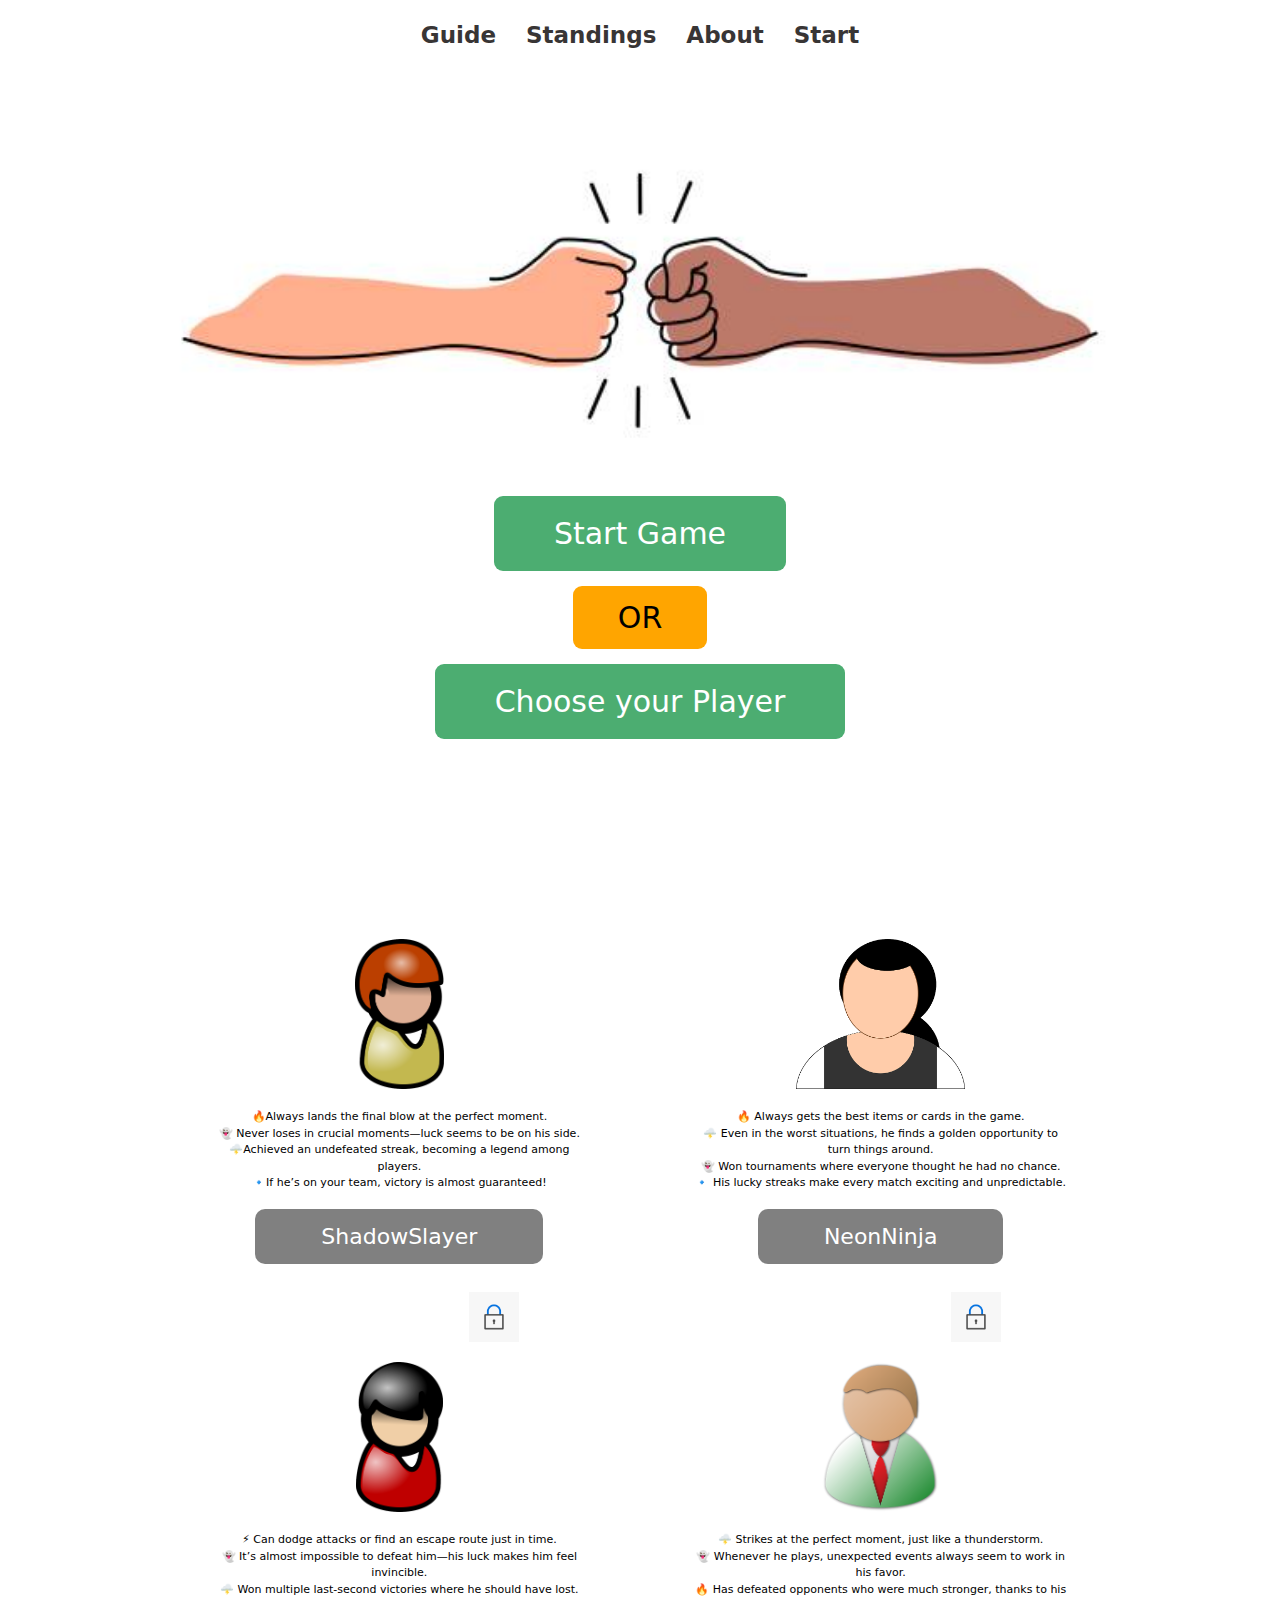
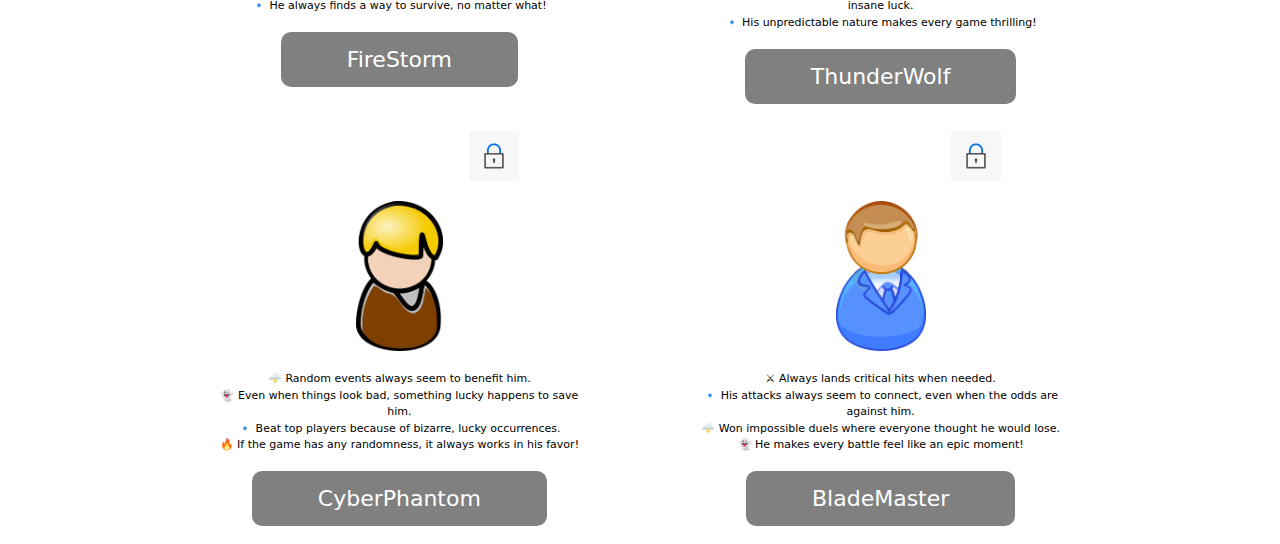
<file: index.html>
<!DOCTYPE html>
<html lang="en">

<head>
  <meta charset="UTF-8">
  <meta name="viewport" content="width=device-width, initial-scale=1.0">
  <title>Rock Paper Scissors</title>
  <link rel="stylesheet" href="./style/reset.css">
  <link rel="stylesheet" href="./style/main.css">
  <script type="module" src="./main.js"></script>
  <script type="module" src="./main.js"></script>

</head>

<body>
  <header class="page-header">
    <div class="container">

      <nav>
        <menu>
          <li><a href="./pages/guide.html">Guide</a></li>
          <li><a href="./pages/race-standing.html">Standings</a></li>
          <li><a href="./pages/about.html">About</a></li>
          <li><a href="./pages/starts.html#info">Start</a></li>
        </menu>
      </nav>
    </div>
  </header>

  <main>
    <div class="container">
      <picture class="hero-img">
        <img src="./assets/img/hero.jpg" alt="">
      </picture>

      <div class="start-game-btn">
        <a href="./pages/starts.html">Start Game</a>
        <p>OR</p>
        <a href="#players">Choose your Player</a>
      </div>

      <div id="players">
        <div class="options" id="1">
          <img src="./assets/img/player-num-1.webp" alt="">
          <p>🔥Always lands the final blow at the perfect moment.</p>
          <p>👻 Never loses in crucial moments—luck seems to be on his side.</p>
          <p>🌩Achieved an undefeated streak, becoming a legend among players.</p>
          <p>🔹If he’s on your team, victory is almost guaranteed!</p>
          <a class="bt-paper">ShadowSlayer</a>
        </div>

        <div class="options" id="2">
          <img src="./assets/img/player-num-2.webp" alt="">
          <p>🔥 Always gets the best items or cards in the game.</p>
          <p>🌩 Even in the worst situations, he finds a golden opportunity to turn things around.</p>
          <p>👻  Won tournaments where everyone thought he had no chance.</p>
          <p>🔹 His lucky streaks make every match exciting and unpredictable.</p>
          <a class="bt-rock">NeonNinja</a>
        </div>

        <div class="options" id="3">
          <img src="./assets/img/lock.webp" class="lock" alt="">
          <img src="./assets/img/player-num-3.webp" alt="">
          <p>⚡ Can dodge attacks or find an escape route just in time.</p>
          <p>👻  It’s almost impossible to defeat him—his luck makes him feel invincible.</p>
          <p>🌩  Won multiple last-second victories where he should have lost.</p>
          <p>🔹 He always finds a way to survive, no matter what!</p>
          <a class="bt-scissors">FireStorm</a> 
        </div>

        <div class="options" id="4">
          <img src="./assets/img/lock.webp" class="lock" alt="">
          <img src="./assets/img/player-num-4.webp" alt="">
          <p>🌩 Strikes at the perfect moment, just like a thunderstorm.</p>
          <p>👻  Whenever he plays, unexpected events always seem to work in his favor.</p>
          <p>🔥 Has defeated opponents who were much stronger, thanks to his insane luck.</p>
          <p>🔹 His unpredictable nature makes every game thrilling!</p>
          <a class="bt-scissors">ThunderWolf</a> 
        </div>

        <div class="options" id="5">
          <img src="./assets/img/lock.webp" class="lock" alt="">
          <img src="./assets/img/player-num-5.webp" alt="">
          <p>🌩 Random events always seem to benefit him.</p>
          <p>👻  Even when things look bad, something lucky happens to save him.</p>
          <p>🔹 Beat top players because of bizarre, lucky occurrences.</p>
          <p>🔥 If the game has any randomness, it always works in his favor!</p>
          <a class="bt-scissors">CyberPhantom</a> 
        </div>
        <div class="options" id="6">
          <img src="./assets/img/lock.webp" class="lock" alt="">
          <img src="./assets/img/player-num-6.webp" alt="">
          <p>⚔ Always lands critical hits when needed.</p>
          <p>🔹 His attacks always seem to connect, even when the odds are against him.</p>
          <p>🌩 Won impossible duels where everyone thought he would lose.</p>
          <p>👻  He makes every battle feel like an epic moment!</p>
          <a class="bt-scissors">BladeMaster</a> 
        </div>
      </div>

    </div>

  </main>


</body>

</html>
</file>
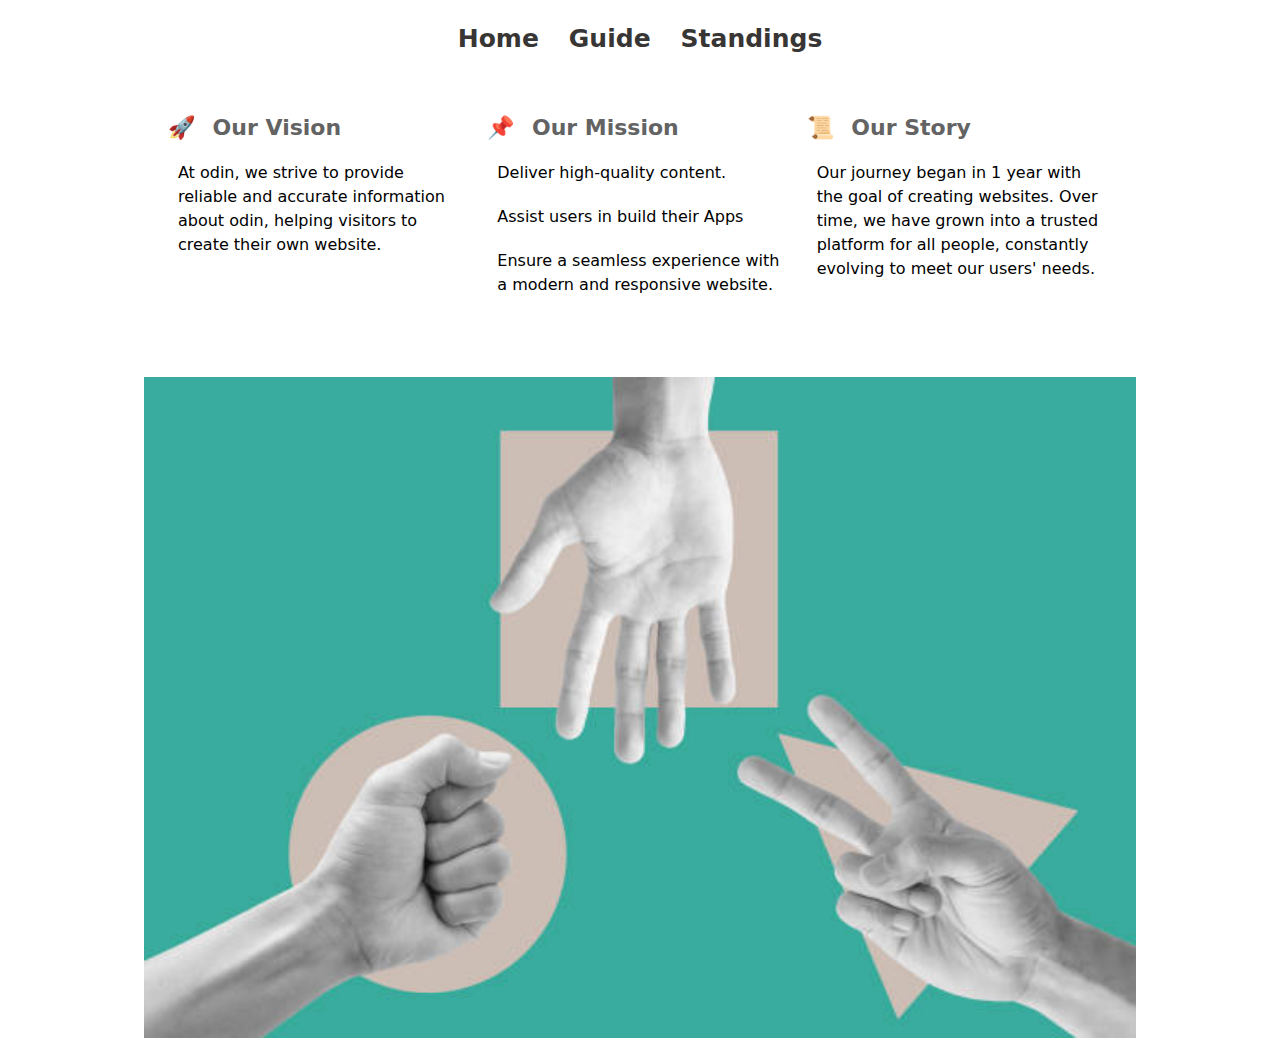
<file: pages/about.html>
<!DOCTYPE html>
<html lang="en">

<head>
  <meta charset="UTF-8">
  <meta name="viewport" content="width=device-width, initial-scale=1.0">
  <link rel="stylesheet" href="../style/reset.css">
  <link rel="stylesheet" href="../style/pages.css">
  <link rel="stylesheet" href="../style/main.css">
  <title>Document</title>
</head>

<body>

  <header class="page-header">
    <div class="container">
      <nav>
        <menu>
          <li><a href="../index.html">Home</a></li>
          <li><a href="./guide.html">Guide</a></li>
          <li><a href="../pages/race-standing.html">Standings</a></li>
        </menu>
      </nav>
    </div>
  </header>


  <main>
    <div class="container">
      <div class="content">
        <div>
          <h1>
            <span>🚀</span> Our Vision
          </h1>
          <p>At odin, we strive to provide reliable and accurate information about odin, helping visitors to create
            their
            own website.</p>
        </div>

        <div>
          <h1>
            <span>📌</span> Our Mission
          </h1>
          <ul>
            <li>Deliver high-quality content.</li>
            <li>Assist users in build their Apps</li>
            <li>Ensure a seamless experience with a modern and responsive website.</li>
          </ul>
        </div>

        <div>
          <h1>
            <span>📜</span> Our Story
          </h1>
          <p>
            Our journey began in 1 year with the goal of creating websites.
            Over time, we have grown into a trusted
            platform for all people, constantly evolving to meet our users' needs.</p>
        </div>
      </div>

      <picture>
        <img src="../assets/img/about.jpg" alt="">
      </picture>
    </div>
  </main>

</body>

</html>
</file>
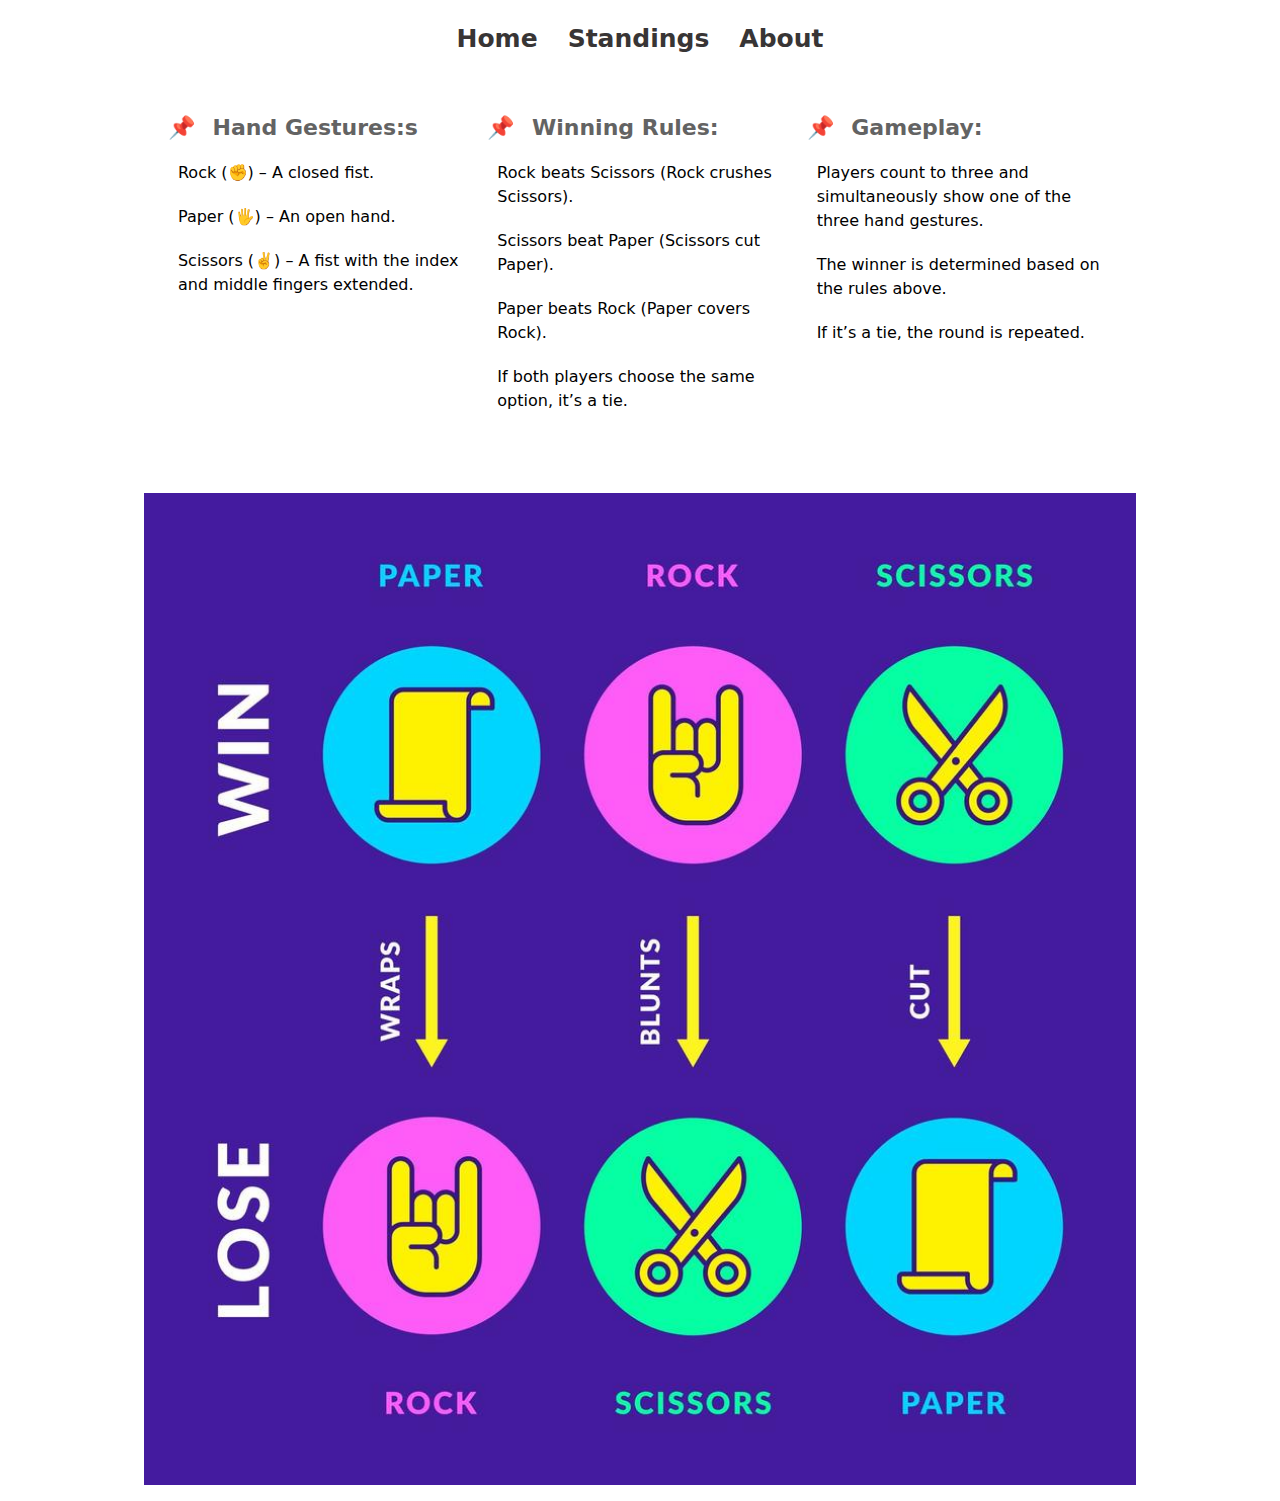
<file: pages/guide.html>
<!DOCTYPE html>
<html lang="en">

<head>
  <meta charset="UTF-8">
  <meta name="viewport" content="width=device-width, initial-scale=1.0">
  <link rel="stylesheet" href="../style/reset.css">
  <link rel="stylesheet" href="../style/pages.css">
  <link rel="stylesheet" href="../style/main.css">
  <title>Document</title>
</head>

<body>

  <header class="page-header">
    <div class="container">
      <nav>
        <menu>
          <li><a href="../index.html">Home</a></li>
          <li><a href="../pages/race-standing.html">Standings</a></li>
          <li><a href="#">About</a></li>
        </menu>
      </nav>
    </div>
  </header>


  <main>
    <div class="container">
      <div class="content">
        
        <div>
          <h1>
            <span>📌</span> Hand Gestures:s
          </h1>
          <ul>
            <li>Rock (✊) – A closed fist.</li>
            <li>Paper (🖐️) – An open hand.</li>
            <li>Scissors (✌️) – A fist with the index and middle fingers extended.</li>
          </ul>
        </div>

        <div>
          <h1>
            <span>📌</span> Winning Rules:
          </h1>
          <ul>
            <li>Rock beats Scissors (Rock crushes Scissors).</li>
            <li>Scissors beat Paper (Scissors cut Paper).</li>
            <li>Paper beats Rock (Paper covers Rock).</li>
            <li>If both players choose the same option, it’s a tie.</li>
          </ul>
        </div>

        <div>
          <h1>
            <span>📌</span> Gameplay:
          </h1>
          <ul>
            <li>Players count to three and simultaneously show one of the three hand gestures.</li>
            <li>The winner is determined based on the rules above.</li>
            <li>If it’s a tie, the round is repeated.</li>
          </ul>
        </div>

      </div>

      <picture>
        <img src="../assets/img/guide.jpg" alt="">
      </picture>
    </div>
  </main>

</body>

</html>
</file>
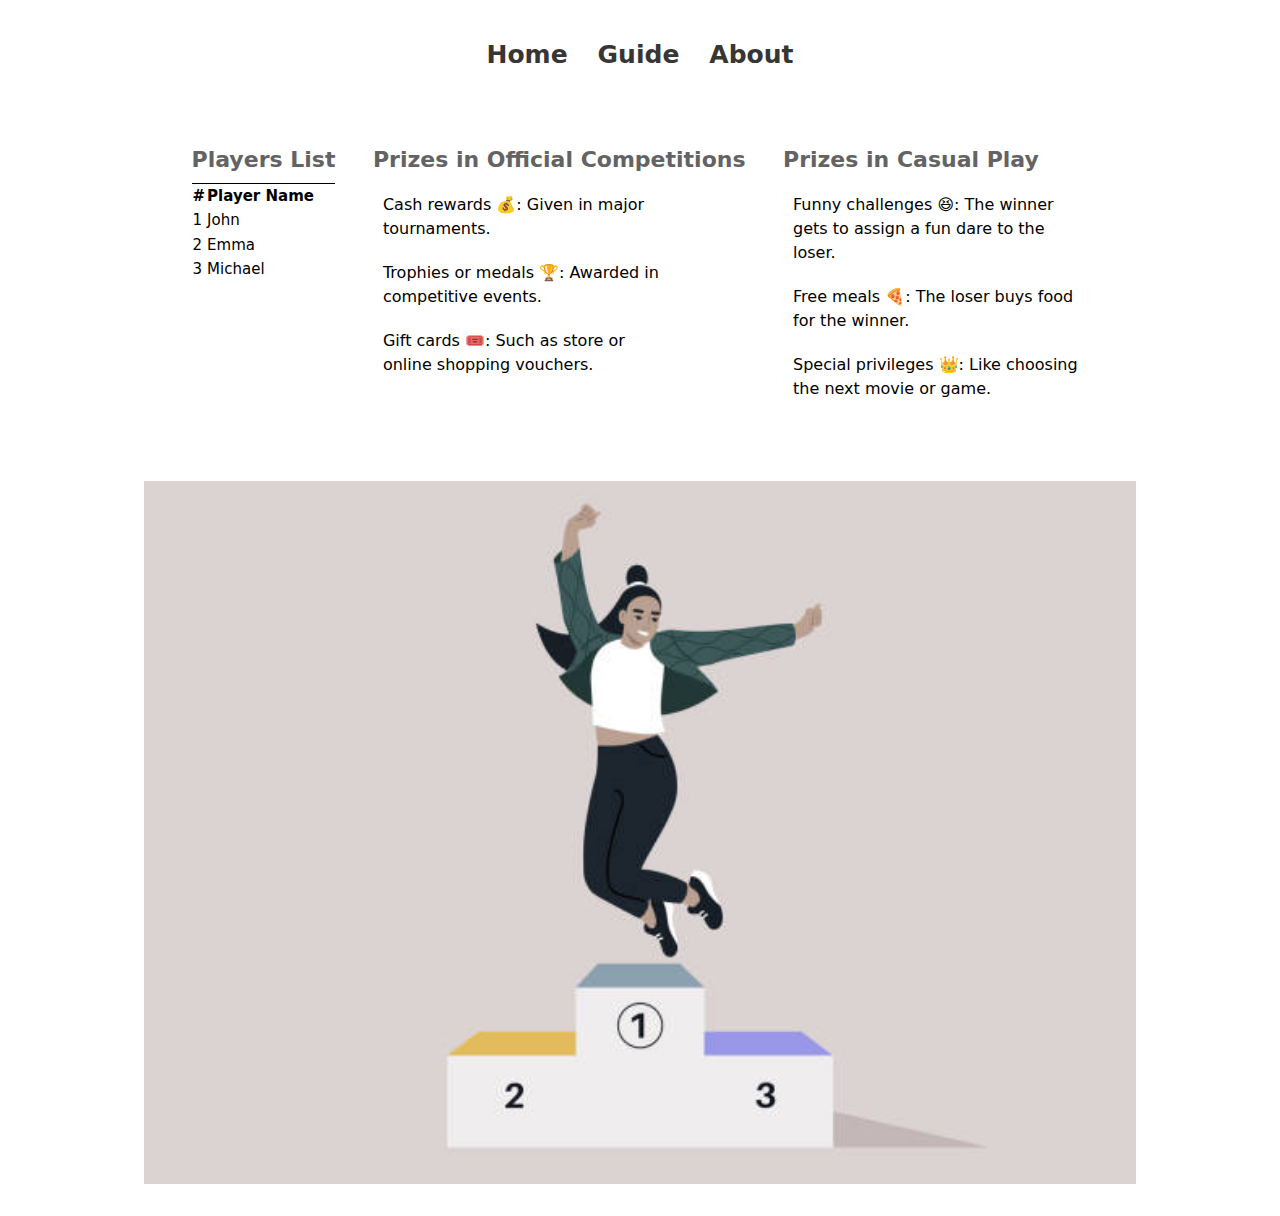
<file: pages/race-standing.html>
<!DOCTYPE html>
<html lang="en">

<head>
  <meta charset="UTF-8">
  <meta name="viewport" content="width=device-width, initial-scale=1.0">
  <link rel="stylesheet" href="../style/reset.css">
  <link rel="stylesheet" href="../style/main.css">
  <link rel="stylesheet" href="../style/pages.css">

  <title>Document</title>
</head>

<body>
  <header class="page-header">
    <div class="container">
      <nav>
        <menu>
          <li><a href="../index.html">Home</a></li>
          <li><a href="./guide.html">Guide</a></li>
          <li><a href="./about.html">About</a></li>
        </menu>
      </nav>
    </div>
  </header>

  <main>
    <div class="container">
      <div class="content">

        <div >
          <h1>Players List</h1>

          <table>
            <hr>
            <tr>
              <th>#</th>
              <th>Player Name</th>
            </tr>
            <tr>
              <td>1</td>
              <td>John</td>
            </tr>
            <tr>
              <td>2</td>
              <td>Emma</td>
            </tr>
            <tr>
              <td>3</td>
              <td>Michael</td>
            </tr>
           
          </table>
         
        </div>

        <div>

          <h1>Prizes in Official Competitions</h1>
          <ul>
            <li>Cash rewards 💰: Given in major tournaments.</li>
            <li>Trophies or medals 🏆: Awarded in competitive events.</li>
            <li>Gift cards 🎟️: Such as store or online shopping vouchers.</li>
          </ul>

        </div>

        <div>

          <h1>Prizes in Casual Play</h1>
          <ul>
            <li>Funny challenges 😆: The winner gets to assign a fun dare to the loser.</li>
            <li>Free meals 🍕: The loser buys food for the winner.</li>
            <li>Special privileges 👑: Like choosing the next movie or game.</li>
          </ul>
        </div>
      </div>

      <picture class="rules">
        <img src="../assets/img/race-standaing.jpg" alt="">
      </picture>
    </div>
  </main>




</body>

</html>
</file>
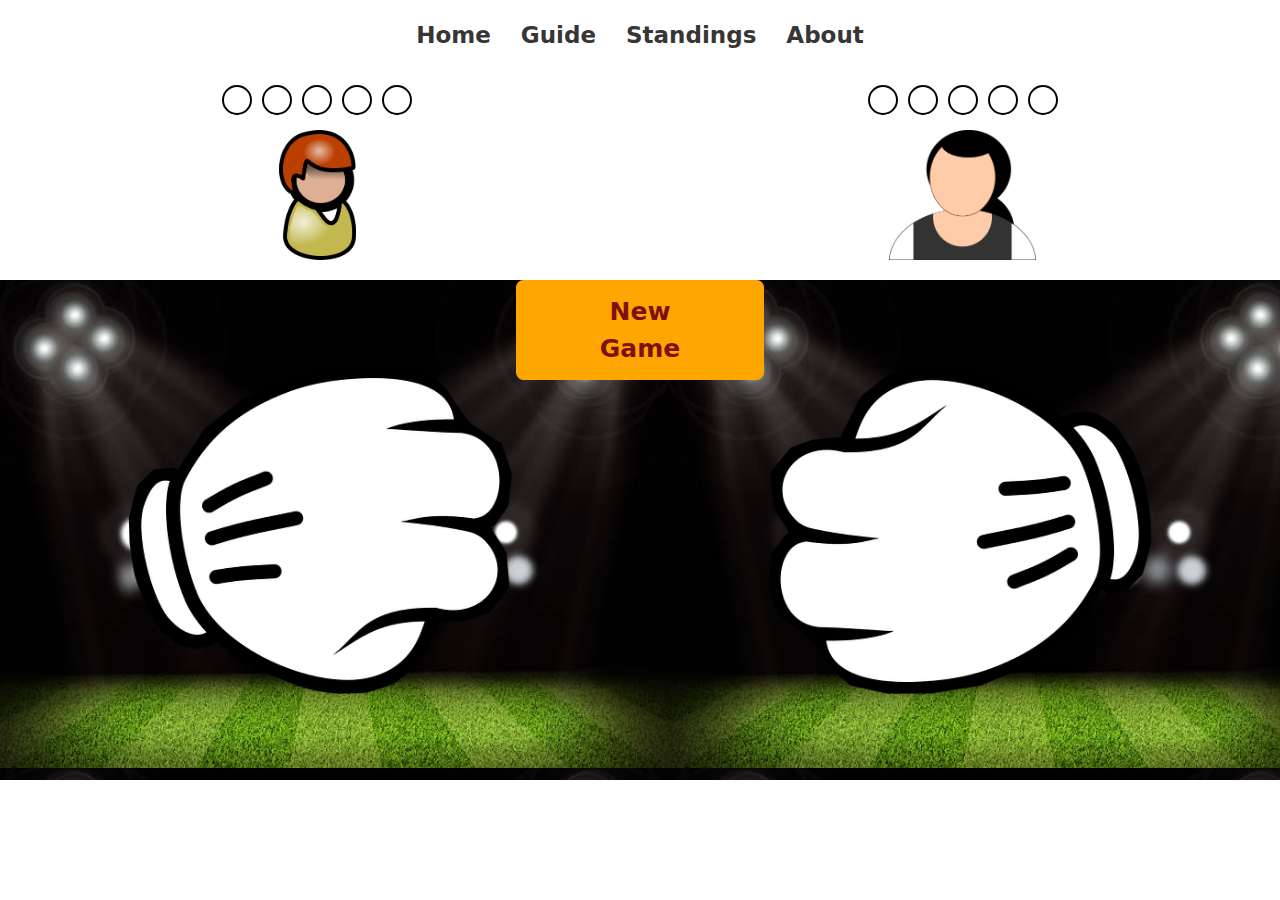
<file: pages/starts.html>
<!DOCTYPE html>
<html lang="en">

<head>
  <meta charset="UTF-8">
  <meta name="viewport" content="width=device-width, initial-scale=1.0">
  <title>Document</title>
  <link rel="stylesheet" href="../style/reset.css">
  <link rel="stylesheet" href="../style/main.css">
  <link rel="stylesheet" href="../style/start.css">
  <script src="../start.js" defer></script>

</head>

<body>
  <header class="page-header">
    <div class="container">

      <nav>
        <menu>
          <li><a href="../index.html">Home</a></li>
          <li><a href="../pages/guide.html">Guide</a></li>
          <li><a href="../pages/race-standing.html">Standings</a></li>
          <li><a href="../pages/about.html">About</a></li>

        </menu>
      </nav>
    </div>
  </header>

  <menu>
    <div class="container">
      <div class="game-info" id="info">

        <div class="player player-one"> 
          <div class="rounds">
            <div class="round player-one-round-1" ></div>
            <div class="round player-one-round-2"></div>
            <div class="round player-one-round-3"></div>
            <div class="round player-one-round-4"></div>
            <div class="round player-one-round-5"></div>
          </div>
        </div>

        <button id="start-id">New Game</button>

        <div class="player player-two img-bg" > 
          <div class="rounds">
            <div class="round player-two-round-1"></div>
            <div class="round player-two-round-2"></div>
            <div class="round player-two-round-3"></div>
            <div class="round player-two-round-4"></div>
            <div class="round player-two-round-5"></div>
          </div>
        </div>
        
      </div>
    </div>

    <div class="play-ground .img-bg">
      <div class="player-one-hand img-bg"  id="player-one-hand">
        <img src="../assets/img/rock-left.png" alt="" id="player-one-hand-img">
      </div>
      <div class="player-two-hand img-bg" id="player-two-hand">
        <img src="../assets/img/rock-right.png" alt="" id="player-two-hand-img">
      </div>
    </div>

    <div class="options" id="options">
      <button class="option" > 
        <img src="../assets/img/paper-left.png" alt=""  id="paper">
      </button>
      <button class="option" >
        <img src="../assets/img/rock-left.png" alt="" id="rock">
      </button>
      <button class="option" >
        <img src="../assets/img/scissors-left.png" alt="" id="scissors">
      </button>
    </div>

  </menu>



</body>

</html>
</file>
<file: style/main.css>
html {
  font-size: 0.625em;
}

.container {
  max-width: 1024px;
  margin: 0 auto;
}

/* Page Header */
.page-header .container {
  display: flex;
  height: 70px;
}

.page-header .logo img {
  height: 60px;
  margin-top: 5px;
}

.page-header nav {
  margin: 0 auto ;
}

.page-header nav menu {
  font-size: 2.3rem;
  padding: 1em;
  height: 100%;
  display: flex;
  align-items: center;
  gap: 30px;
  color: rgb(56, 53, 53);
  font-weight: 600;
}



/* Main  */
main .container picture img {
  margin-top: 60px;
}
main picture img {
  width: 100%;
}

/* start game btn */
main .start-game-btn {
  text-align: center;
  margin: 25px;    /*temporary*/
  display: flex;
  flex-direction: column;
  align-items: center;
  }

main .start-game-btn a {
  font-size: 3rem;
  background-color: rgb(76, 173, 113);
  padding: 0.5em 2em;
  color: white;
  border-radius: 0.3em;
  cursor: pointer;

}
main .start-game-btn a:hover {
  border-left: 2px rgb(82, 79, 79) solid;
  border-right: 2px rgb(82, 79, 79) solid;
  background-color: rgb(44, 180, 96);
  box-shadow: 5px 5px 5px rgb(8, 7, 7);
}
main .start-game-btn p {
  margin: 15px;
  background-color: orange;
  display: inline-block;
  font-size: 3rem;
  border-radius: 0.3em;
  padding: 0.3em 1.5em;
}

/* players */
main .container #players {
  margin-top: 180px;
  display: flex;
  flex-wrap: wrap;
  justify-content: space-evenly;
  gap: 10px;
}

main .container #players .options {
  width: 400px;
  height: auto;
  text-align: center;
  font-size: 1.1rem;
}
main .options p {
  padding: 0 10px;
}

main .container #players .options:hover {
  border-left: 1px aqua solid;
  box-shadow: 5px 10px 8px rgba(0, 0, 0, 0.3);
}

main .container #players img {
  height: 150px;
  margin: 20px auto;
  /* transform: rotate(); */
}
main .container #players a {
  display: inline-block;
  font-size: 2.2rem;
  margin: 0.8em auto;
  background-color: gray;
  color: white;
  padding: 0.5em 3em;
  border-radius: 10px;
}

main #players .options .lock {
  height: 50px;
  width: auto;
  margin: 0 80px 0 auto;
}
</file>
<file: style/pages.css>
html {
  font-size: 0.625em;
}
.container {
  margin: 16px auto;
  padding: 16px;
}

header nav {
  margin: 0 auto;
}
header nav menu li{
  font-size: 2.5rem;
}
main .content {
  display: flex;
  flex-wrap: wrap;
  justify-content: space-evenly;
}

main .container .content { 
  padding: 10px;
}

main .container .content h1 {

  font-size: 2.2rem;
  font-weight:bold;
  color: rgb(99, 99, 99);
  margin-bottom: 0.3em;
  margin-top: 0.7em;
}

.content p, ul li {
  width: 30ch;
  padding: 10px;
  font-size: 1.6rem;
  line-height: 1.5em;
}

main .container .content span {
  margin-right: 10px;
}


main .container .content table {
  margin-bottom: 40px;
}
main .container .content table, li {
  font-size: 1.5rem;
  line-height: 1.5em;
}
</file>
<file: style/start.css>
menu .game-info {
  margin-top: 10px;
  display: flex;
  gap: 10px;
  justify-content: center;
}

menu .game-info .player {
  margin-top: 50px;
  width: 30vw;
  height: 130px;
  min-width: 15vw;
}

menu .game-info .player-one {
  background-image: url("../assets/img/player-num-1.webp");
  background-position: center;
  background-size: contain;
  background-repeat: no-repeat;
}

menu .game-info .player-two {
  background-image: url("../assets/img/player-num-2.webp");
}

menu .game-info #start-id {
    font-size: 2.5rem;
    background-color: orange;
    padding: 0.5em 2em;
    color: rgb(128, 16, 16);
    border-radius: 0.3em;
    cursor: pointer;
    align-self: center;
    transform: translateY(160px);
    font-weight: bold;
   }
   menu .game-info #start-id:hover {
    box-shadow: 5px 5px 5px rgb(8, 7, 7);
    color: white;
   }

/* Play Ground */
menu .play-ground {
  width: 100vw;
  height: 500px;
  background-image: url("../assets/img/playground.png");
  margin-top: 20px;
  display: flex;
  justify-content: space-around;
  align-items: center;
}
/* Player One */
menu .play-ground .player-one-hand {
  width: 30vw;
  height: auto;
}
.player-one-hand-shake {
  animation-name: player-one-hand-shake ;
  animation-duration: 1s;
  animation-iteration-count: 3;
  animation-timing-function: ease-out;
}
@keyframes player-one-hand-shake  {
  0%   {transform: translateX(50px);}
  50%  {transform: translateX(-90px); }
  100% {transform: translateX(50px); }
}

/* Player Two */
menu .play-ground .player-two-hand {
  width: 30vw;
  height: auto;
}

.player-two-hand-shake {
  animation-name: player-two-hand-shake ;
  animation-duration: 1s;
  animation-iteration-count: 3;
  animation-timing-function: ease-out;
}
@keyframes player-two-hand-shake  {
  0%   {transform: translateX(-50px); }
  50%  {transform: translateX(90px); }
  100% {transform: translateX(-50px); }
}


menu .play-ground img {
  max-width: 100%;
  height: auto;
  margin: 0 auto;
}

menu .img-bg {
  background-position: center;
  background-size: contain;
  background-repeat: no-repeat;
}

menu .options {
  margin: 0 auto;
  display: flex;
  width: fit-content;
  transform: translateY(-60px);
}
menu .options .option {
  background-color: rgb(69, 100, 112);
  max-width: 100px;
  cursor: pointer;
}
menu .options .option:hover {
  border: 2px rgb(82, 79, 79) solid;
  background-color: rgb(44, 180, 96);
  box-shadow: 5px 5px 5px rgb(8, 7, 7);
}
menu .options .option img {
  padding: 5px 5px;
  width: 100%;
}
/* Bar */
.rounds {
  display: flex;
  transform: translateY(-50px);
  justify-content: center;
}

.round {
  width: 30px;
  height: 30px;
  margin: 5px;
  border: 2px solid #000;
  border-radius: 50%;
  background-color: white;
  transition: background-color 0.3s;
}

.win {
  background-color: green;
}

.lost {
  background-color: red;
}

.button-container {
  margin-top: 20px;
}

.winner {
  animation-name: gameWinner;
  animation-duration: 4s;
}
@keyframes gameWinner {
  0%   {background-color: white;}
  25%  {background-color: green;}
  50%  {background-color: white;}
  100% {background-color: green;}
}

.tide {
  animation-name: gameTide;
  animation-duration: 4s;
}
@keyframes gameTide {
  0%   {background-color: white;}
  25%  {background-color: orange;}
  50%  {background-color: white;}
  100% {background-color: orange;}
}
</file>
